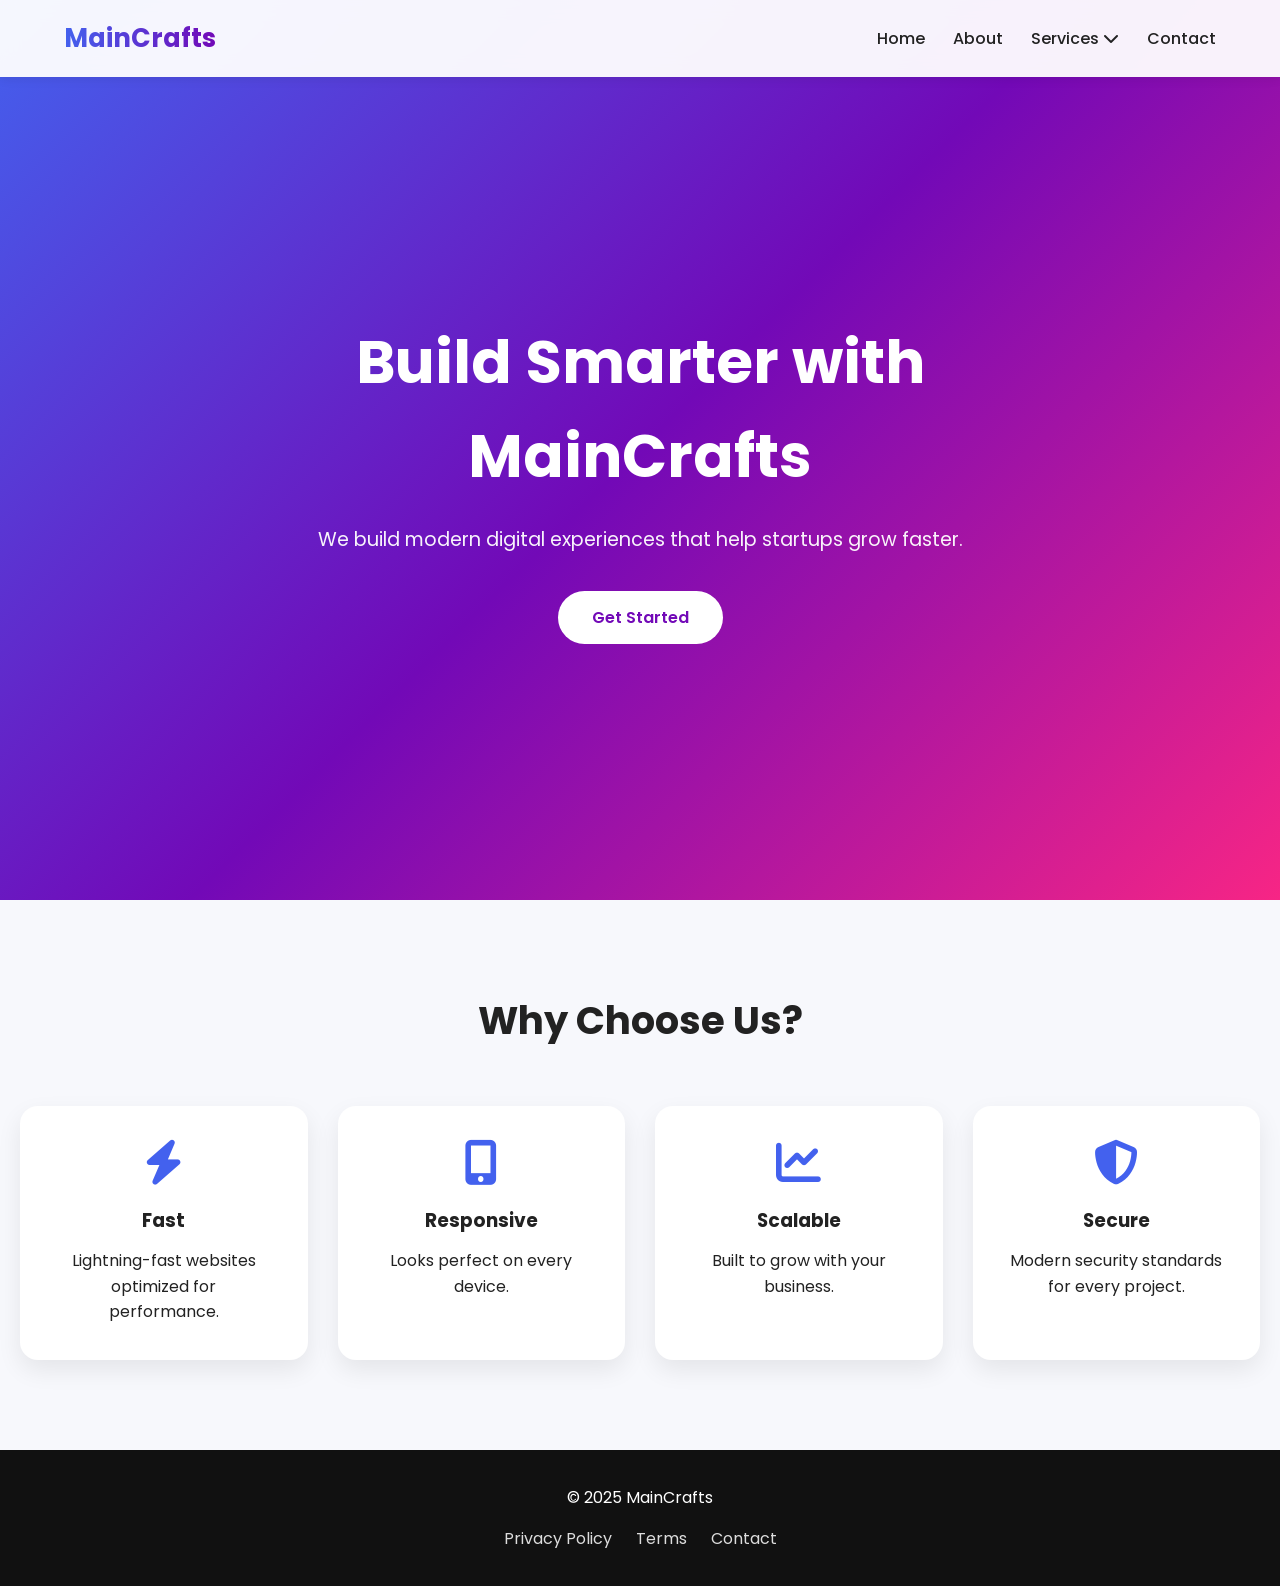
<file: index.html>
<!DOCTYPE html>
<html lang="en">
<head>
    <meta charset="UTF-8">
    <meta name="viewport" content="width=device-width, initial-scale=1.0">

    <title>MainCrafts | Home</title>

    <link rel="stylesheet" href="css/style.css">

    <link rel="preconnect" href="https://fonts.googleapis.com">
    <link href="https://fonts.googleapis.com/css2?family=Poppins:wght@300;400;600;700&display=swap" rel="stylesheet">

    <link rel="stylesheet"
href="https://cdnjs.cloudflare.com/ajax/libs/font-awesome/6.5.2/css/all.min.css">

</head>
<body>

<header>

<nav class="navbar">

<div class="logo">
MainCrafts
</div>

<div class="menu-toggle" id="menu-toggle">
<i class="fas fa-bars"></i>
</div>

<ul class="nav-links" id="nav-links">

<li><a href="index.html">Home</a></li>

<li><a href="about.html">About</a></li>

<li class="dropdown">

<a href="#">Services <i class="fas fa-chevron-down"></i></a>

<ul class="dropdown-menu">

<li><a href="#">Web Development</a></li>

<li><a href="#">App Development</a></li>

<li><a href="#">UI/UX Design</a></li>

</ul>

</li>

<li><a href="contact.html">Contact</a></li>

</ul>

</nav>

</header>

<section class="hero">

<div class="hero-content">

<h1>Build Smarter with MainCrafts</h1>

<p>
We build modern digital experiences that help startups grow faster.
</p>

<a href="contact.html" class="btn">
Get Started
</a>

</div>

</section>

<section class="features">

<h2>Why Choose Us?</h2>

<div class="grid">

<div class="card">

<i class="fas fa-bolt"></i>

<h3>Fast</h3>

<p>Lightning-fast websites optimized for performance.</p>

</div>

<div class="card">

<i class="fas fa-mobile-screen-button"></i>

<h3>Responsive</h3>

<p>Looks perfect on every device.</p>

</div>

<div class="card">

<i class="fas fa-chart-line"></i>

<h3>Scalable</h3>

<p>Built to grow with your business.</p>

</div>

<div class="card">

<i class="fas fa-shield-halved"></i>

<h3>Secure</h3>

<p>Modern security standards for every project.</p>

</div>

</div>

</section>

<footer>

<p>© 2025 MainCrafts</p>

<div>

<a href="#">Privacy Policy</a>

<a href="#">Terms</a>

<a href="contact.html">Contact</a>

</div>

</footer>

<script src="js/script.js"></script>

</body>
</html>
</file>
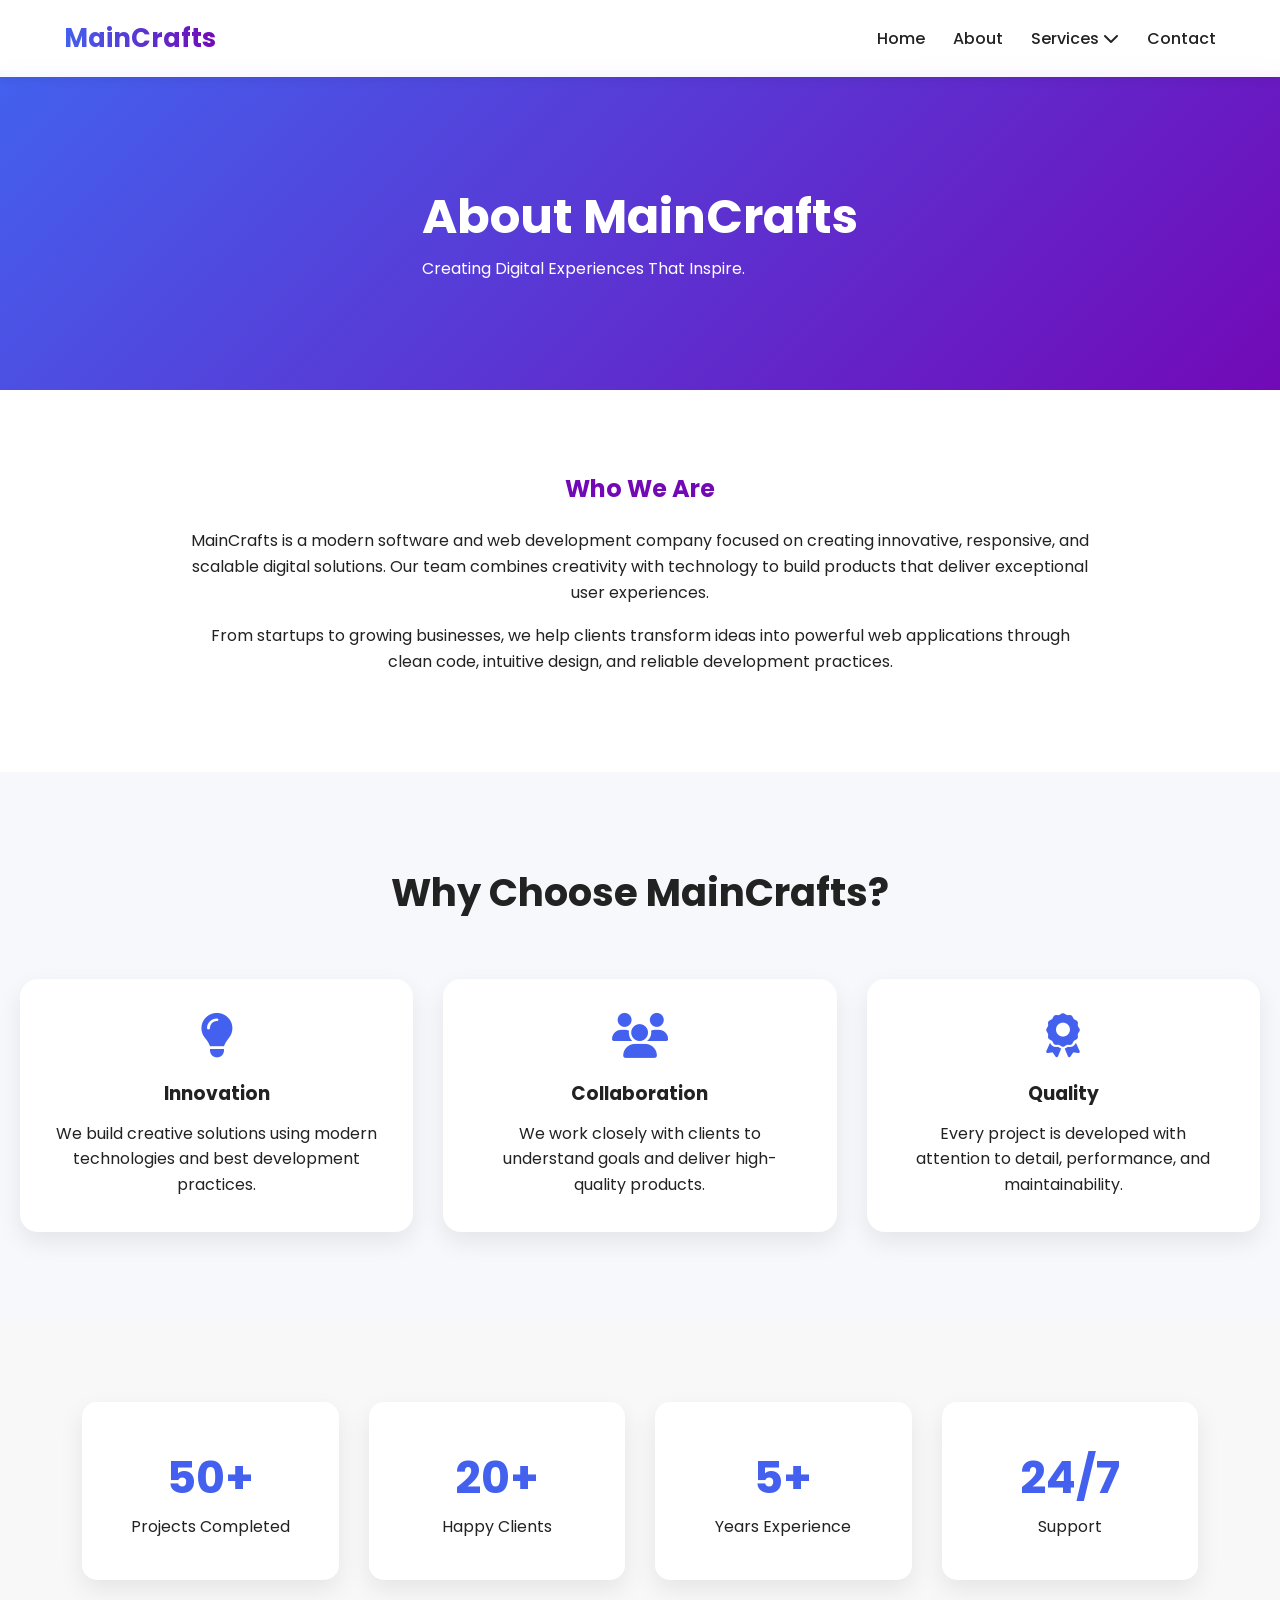
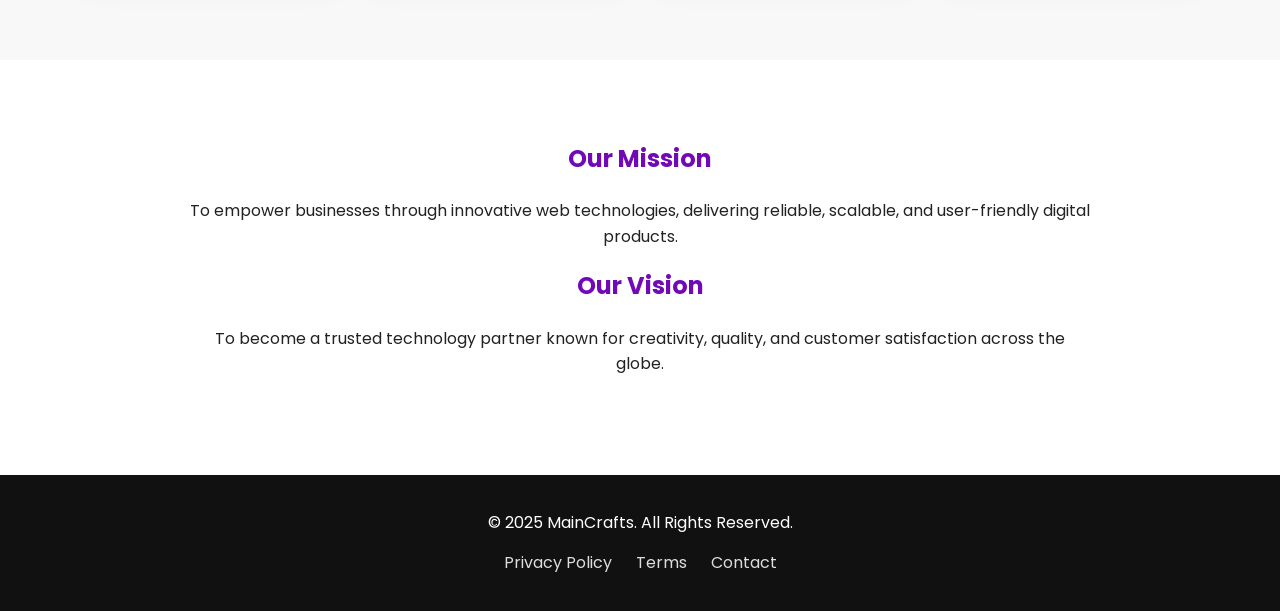
<file: about.html>
<!DOCTYPE html>
<html lang="en">
<head>
    <meta charset="UTF-8">
    <meta name="viewport" content="width=device-width, initial-scale=1.0">
    <title>About | MainCrafts</title>

    <link rel="stylesheet" href="css/style.css">

    <link rel="preconnect" href="https://fonts.googleapis.com">
    <link href="https://fonts.googleapis.com/css2?family=Poppins:wght@300;400;600;700&display=swap" rel="stylesheet">

    <link rel="stylesheet"
    href="https://cdnjs.cloudflare.com/ajax/libs/font-awesome/6.5.2/css/all.min.css">
</head>

<body>

<header>

<nav class="navbar">

<div class="logo">MainCrafts</div>

<div class="menu-toggle" id="menu-toggle">
<i class="fas fa-bars"></i>
</div>

<ul class="nav-links" id="nav-links">

<li><a href="index.html">Home</a></li>

<li><a href="about.html">About</a></li>

<li class="dropdown">

<a href="#">
Services
<i class="fas fa-chevron-down"></i>
</a>

<ul class="dropdown-menu">
<li><a href="#">Web Development</a></li>
<li><a href="#">App Development</a></li>
<li><a href="#">UI/UX Design</a></li>
</ul>

</li>

<li><a href="contact.html">Contact</a></li>

</ul>

</nav>

</header>


<section class="page-banner">

<div>

<h1>About MainCrafts</h1>

<p>Creating Digital Experiences That Inspire.</p>

</div>

</section>



<section class="about-section">

<div class="content">

<h2>Who We Are</h2>

<p>
MainCrafts is a modern software and web development company focused on
creating innovative, responsive, and scalable digital solutions.
Our team combines creativity with technology to build products that
deliver exceptional user experiences.
</p>

<p>
From startups to growing businesses, we help clients transform ideas
into powerful web applications through clean code, intuitive design,
and reliable development practices.
</p>

</div>

</section>



<section class="features">

<h2>Why Choose MainCrafts?</h2>

<div class="grid">

<div class="card">

<i class="fas fa-lightbulb"></i>

<h3>Innovation</h3>

<p>
We build creative solutions using modern technologies and best
development practices.
</p>

</div>


<div class="card">

<i class="fas fa-users"></i>

<h3>Collaboration</h3>

<p>
We work closely with clients to understand goals and deliver
high-quality products.
</p>

</div>


<div class="card">

<i class="fas fa-award"></i>

<h3>Quality</h3>

<p>
Every project is developed with attention to detail,
performance, and maintainability.
</p>

</div>

</div>

</section>



<section class="stats">

<div class="container">

<div class="stats-grid">

<div class="stat">

<h2>50+</h2>

<p>Projects Completed</p>

</div>

<div class="stat">

<h2>20+</h2>

<p>Happy Clients</p>

</div>

<div class="stat">

<h2>5+</h2>

<p>Years Experience</p>

</div>

<div class="stat">

<h2>24/7</h2>

<p>Support</p>

</div>

</div>

</div>

</section>



<section class="about-section">

<div class="content">

<h2>Our Mission</h2>

<p>
To empower businesses through innovative web technologies,
delivering reliable, scalable, and user-friendly digital products.
</p>

<h2>Our Vision</h2>

<p>
To become a trusted technology partner known for creativity,
quality, and customer satisfaction across the globe.
</p>

</div>

</section>



<footer>

<p>© 2025 MainCrafts. All Rights Reserved.</p>

<div>

<a href="#">Privacy Policy</a>

<a href="#">Terms</a>

<a href="contact.html">Contact</a>

</div>

</footer>

<script src="js/script.js"></script>

</body>
</html>
</file>
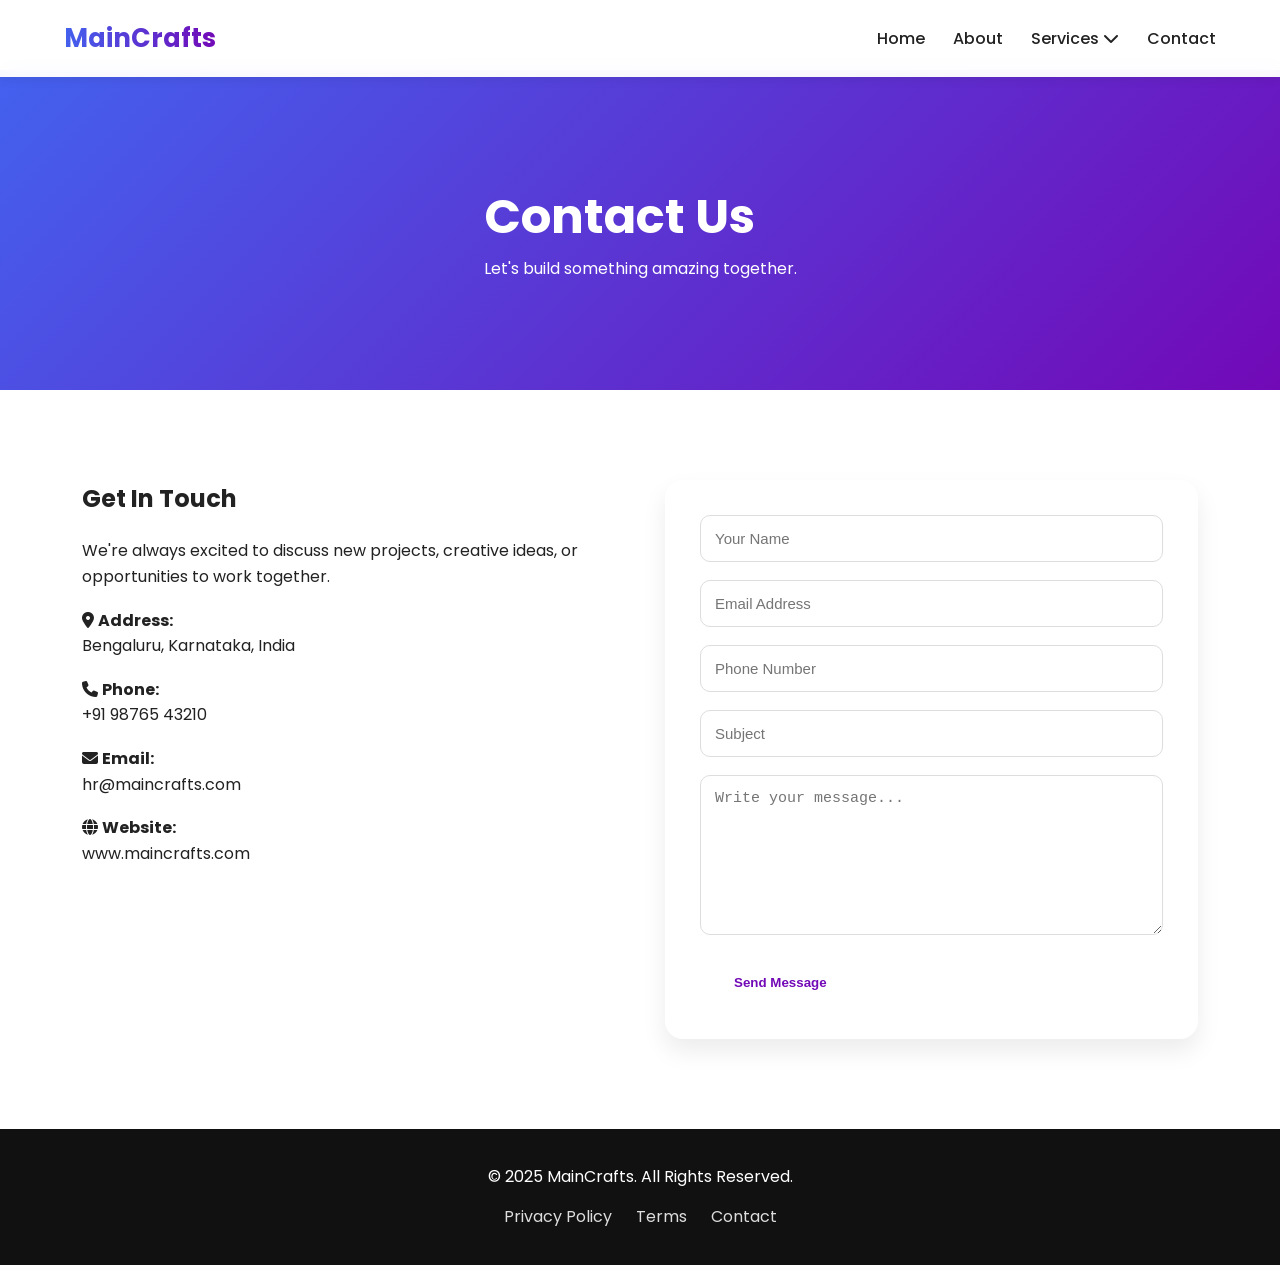
<file: contact.html>
<!DOCTYPE html>
<html lang="en">
<head>
<meta charset="UTF-8">
<meta name="viewport" content="width=device-width, initial-scale=1.0">

<title>Contact | MainCrafts</title>

<link rel="stylesheet" href="css/style.css">

<link rel="preconnect" href="https://fonts.googleapis.com">
<link href="https://fonts.googleapis.com/css2?family=Poppins:wght@300;400;600;700&display=swap" rel="stylesheet">

<link rel="stylesheet"
href="https://cdnjs.cloudflare.com/ajax/libs/font-awesome/6.5.2/css/all.min.css">

</head>

<body>

<header>

<nav class="navbar">

<div class="logo">
MainCrafts
</div>

<div class="menu-toggle" id="menu-toggle">
<i class="fas fa-bars"></i>
</div>

<ul class="nav-links" id="nav-links">

<li><a href="index.html">Home</a></li>

<li><a href="about.html">About</a></li>

<li class="dropdown">

<a href="#">
Services
<i class="fas fa-chevron-down"></i>
</a>

<ul class="dropdown-menu">

<li><a href="#">Web Development</a></li>

<li><a href="#">App Development</a></li>

<li><a href="#">UI / UX Design</a></li>

</ul>

</li>

<li><a href="contact.html">Contact</a></li>

</ul>

</nav>

</header>


<section class="page-banner">

<div>

<h1>Contact Us</h1>

<p>Let's build something amazing together.</p>

</div>

</section>


<section class="contact">

<div class="container">

<div class="contact-wrapper">

<!-- LEFT SIDE -->

<div class="contact-info">

<h2>Get In Touch</h2>

<p>
We're always excited to discuss new projects,
creative ideas, or opportunities to work together.
</p>

<p>

<i class="fas fa-location-dot"></i>

<strong> Address:</strong><br>

Bengaluru, Karnataka, India

</p>

<p>

<i class="fas fa-phone"></i>

<strong> Phone:</strong><br>

+91 98765 43210

</p>

<p>

<i class="fas fa-envelope"></i>

<strong> Email:</strong><br>

hr@maincrafts.com

</p>

<p>

<i class="fas fa-globe"></i>

<strong> Website:</strong><br>

www.maincrafts.com

</p>

</div>


<!-- RIGHT SIDE -->

<div class="contact-form">

<form id="contactForm">

<input
type="text"
id="name"
placeholder="Your Name">

<input
type="email"
id="email"
placeholder="Email Address">

<input
type="tel"
id="phone"
placeholder="Phone Number">

<input
type="text"
id="subject"
placeholder="Subject">

<textarea
id="message"
placeholder="Write your message..."></textarea>

<button
type="submit"
class="btn">

Send Message

</button>

</form>

</div>

</div>

</div>

</section>


<footer>

<p>© 2025 MainCrafts. All Rights Reserved.</p>

<div>

<a href="#">Privacy Policy</a>

<a href="#">Terms</a>

<a href="contact.html">Contact</a>

</div>

</footer>

<script src="js/script.js"></script>

</body>
</html>
</file>
<file: css/style.css>
/* ===========================
   GOOGLE FONT & RESET
=========================== */

*{
    margin:0;
    padding:0;
    box-sizing:border-box;
}

html{
    scroll-behavior:smooth;
}

body{
    font-family:'Poppins',sans-serif;
    color:#222;
    background:#ffffff;
    line-height:1.6;
}

a{
    text-decoration:none;
    color:inherit;
}

ul{
    list-style:none;
}

img{
    max-width:100%;
    display:block;
}

.container{
    width:90%;
    max-width:1200px;
    margin:auto;
}

/* ===========================
   NAVBAR
=========================== */

header{
    position:fixed;
    top:0;
    width:100%;
    background:rgba(255,255,255,.95);
    backdrop-filter:blur(10px);
    box-shadow:0 2px 10px rgba(0,0,0,.08);
    z-index:1000;
}

.navbar{
    width:90%;
    max-width:1200px;
    margin:auto;
    display:flex;
    justify-content:space-between;
    align-items:center;
    padding:18px 0;
}

.logo{
    font-size:1.6rem;
    font-weight:700;
    background:linear-gradient(90deg,#4361ee,#7209b7);
    -webkit-background-clip:text;
    color:transparent;
}

.nav-links{
    display:flex;
    align-items:center;
    gap:28px;
}

.nav-links li{
    position:relative;
}

.nav-links a{
    font-weight:500;
    transition:.3s;
}

.nav-links a:hover{
    color:#7209b7;
}

/* ===========================
   DROPDOWN
=========================== */

.dropdown-menu{
    position:absolute;
    top:35px;
    left:0;

    min-width:200px;

    background:#fff;

    border-radius:12px;

    box-shadow:0 12px 30px rgba(0,0,0,.1);

    opacity:0;
    visibility:hidden;

    transform:translateY(15px);

    transition:.35s;
}

.dropdown:hover .dropdown-menu{

    opacity:1;

    visibility:visible;

    transform:translateY(0);

}

.dropdown-menu li{

    padding:14px 18px;

}

.dropdown-menu li:hover{

    background:#f5f5f5;

}

/* ===========================
   MOBILE MENU
=========================== */

.menu-toggle{

    display:none;

    font-size:1.6rem;

    cursor:pointer;

}

/* ===========================
   HERO
=========================== */

.hero{

    min-height:100vh;

    display:flex;

    justify-content:center;

    align-items:center;

    text-align:center;

    padding:120px 20px 60px;

    color:white;

    background:linear-gradient(135deg,#4361ee,#7209b7,#f72585);

}

.hero-content{

    max-width:800px;

}

.hero h1{

    font-size:3.7rem;

    margin-bottom:20px;

}

.hero p{

    font-size:1.2rem;

    margin-bottom:35px;

    opacity:.95;

}

/* ===========================
   BUTTON
=========================== */

.btn{

    display:inline-block;

    background:white;

    color:#7209b7;

    padding:14px 34px;

    border-radius:40px;

    font-weight:600;

    transition:.35s;

}

.btn:hover{

    transform:translateY(-4px);

    box-shadow:0 12px 25px rgba(0,0,0,.15);

}

/* ===========================
   FEATURES
=========================== */

.features{

    padding:90px 20px;

    background:#f7f8fc;

}

.features h2{

    text-align:center;

    font-size:2.4rem;

    margin-bottom:55px;

}

.grid{

    display:grid;

    grid-template-columns:repeat(auto-fit,minmax(260px,1fr));

    gap:30px;

}

.card{

    background:white;

    padding:35px;

    text-align:center;

    border-radius:18px;

    box-shadow:0 10px 25px rgba(0,0,0,.08);

    transition:.35s;

}

.card:hover{

    transform:translateY(-10px);

}

.card i{

    font-size:2.8rem;

    color:#4361ee;

    margin-bottom:20px;

}

.card h3{

    margin-bottom:12px;

}

/* ===========================
   COMMON PAGE HEADER
=========================== */

.page-banner{

    height:320px;

    display:flex;

    justify-content:center;

    align-items:center;

    background:linear-gradient(135deg,#4361ee,#7209b7);

    color:white;

    margin-top:70px;

}

.page-banner h1{

    font-size:3rem;

}

/* ===========================
   ABOUT SECTION
=========================== */

.about-section{

    padding:80px 20px;

}

.about-section .content{

    max-width:900px;

    margin:auto;

    text-align:center;

}

.about-section h2{

    margin-bottom:20px;

    color:#7209b7;

}

.about-section p{

    margin-bottom:18px;

}

/* ===========================
   STATS
=========================== */

.stats{

    padding:80px 20px;

    background:#f8f8f8;

}

.stats-grid{

    display:grid;

    grid-template-columns:repeat(auto-fit,minmax(220px,1fr));

    gap:30px;

}

.stat{

    background:white;

    border-radius:15px;

    text-align:center;

    padding:40px;

    box-shadow:0 10px 25px rgba(0,0,0,.08);

}

.stat h2{

    color:#4361ee;

    font-size:2.8rem;

}

/* ===========================
   CONTACT
=========================== */

.contact{

    padding:90px 20px;

}

.contact-wrapper{

    display:grid;

    grid-template-columns:1fr 1fr;

    gap:50px;

    align-items:start;

}

.contact-info h2{

    margin-bottom:20px;

}

.contact-info p{

    margin-bottom:18px;

}

.contact-form{

    background:white;

    padding:35px;

    border-radius:18px;

    box-shadow:0 12px 25px rgba(0,0,0,.08);

}

.contact-form input,

.contact-form textarea{

    width:100%;

    padding:14px;

    margin-bottom:18px;

    border:1px solid #ddd;

    border-radius:10px;

    font-size:15px;

    outline:none;

}

.contact-form textarea{

    resize:vertical;

    min-height:160px;

}

.contact-form button{

    border:none;

    cursor:pointer;

}

/* ===========================
   FOOTER
=========================== */

footer{

    background:#111;

    color:white;

    text-align:center;

    padding:35px 20px;

}

footer div{

    margin-top:15px;

}

footer a{

    margin:0 10px;

    color:#ddd;

}

footer a:hover{

    color:white;

}

/* ===========================
   RESPONSIVE
=========================== */

@media(max-width:768px){

.menu-toggle{

    display:block;

}

.nav-links{

    display:none;

    position:absolute;

    top:80px;

    left:0;

    width:100%;

    flex-direction:column;

    background:white;

    padding:25px;

    gap:18px;

}

.nav-links.active{

    display:flex;

}

.hero h1{

    font-size:2.5rem;

}

.page-banner h1{

    font-size:2.2rem;

}

.contact-wrapper{

    grid-template-columns:1fr;

}

.dropdown-menu{

    position:static;

    opacity:1;

    visibility:visible;

    display:none;

    transform:none;

    box-shadow:none;

    margin-top:10px;

}

.dropdown:hover .dropdown-menu{

    display:block;

}

}
</file>
